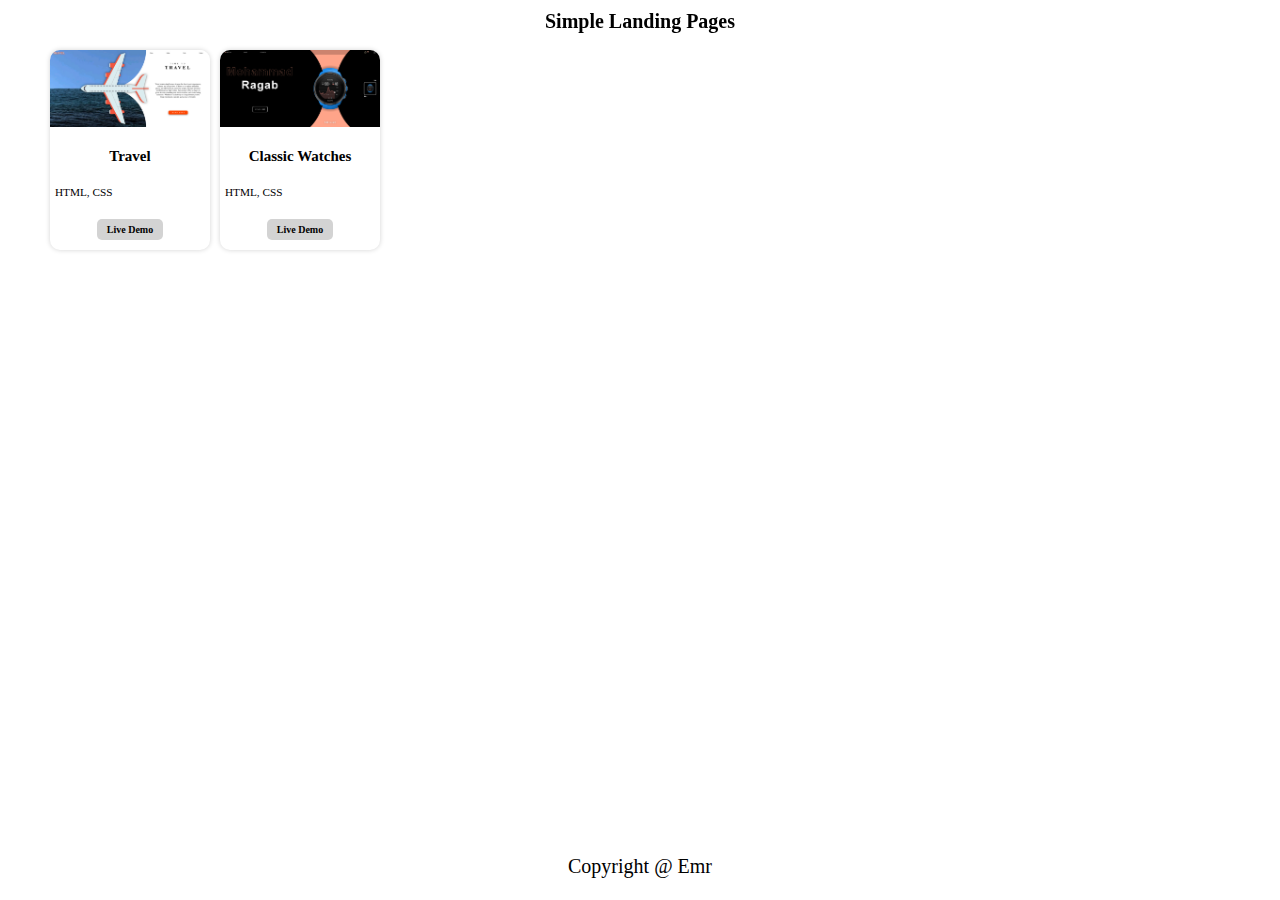
<file: index.html>
<!DOCTYPE html>
<html lang="en">
  <head>
    <meta charset="UTF-8" />
    <meta name="viewport" content="width=device-width, initial-scale=1.0" />
    <title>Simple Landing Pages</title>

    <link rel="stylesheet" href="styles.css" />
  </head>
  <body>
    <header>
      <h1>Simple Landing Pages</h1>
    </header>

    <main>
      <div class="card">
        <img src="./01]Travel/assets/preview.png" alt="Preview" />
        <h2>Travel</h2>
        <p>HTML, CSS</p>
        <a target="_blank" href="./01]Travel/index.html">Live Demo</a>
      </div>

      <div class="card">
        <img src="./02]Classic_Watches/assets/preview.png" alt="Preview" />
        <h2>Classic Watches</h2>
        <p>HTML, CSS</p>
        <a target="_blank" href="./02]Classic_Watches/index.html">Live Demo</a>
      </div>
    </main>

    <footer>Copyright @ Emr</footer>
  </body>
</html>
</file>
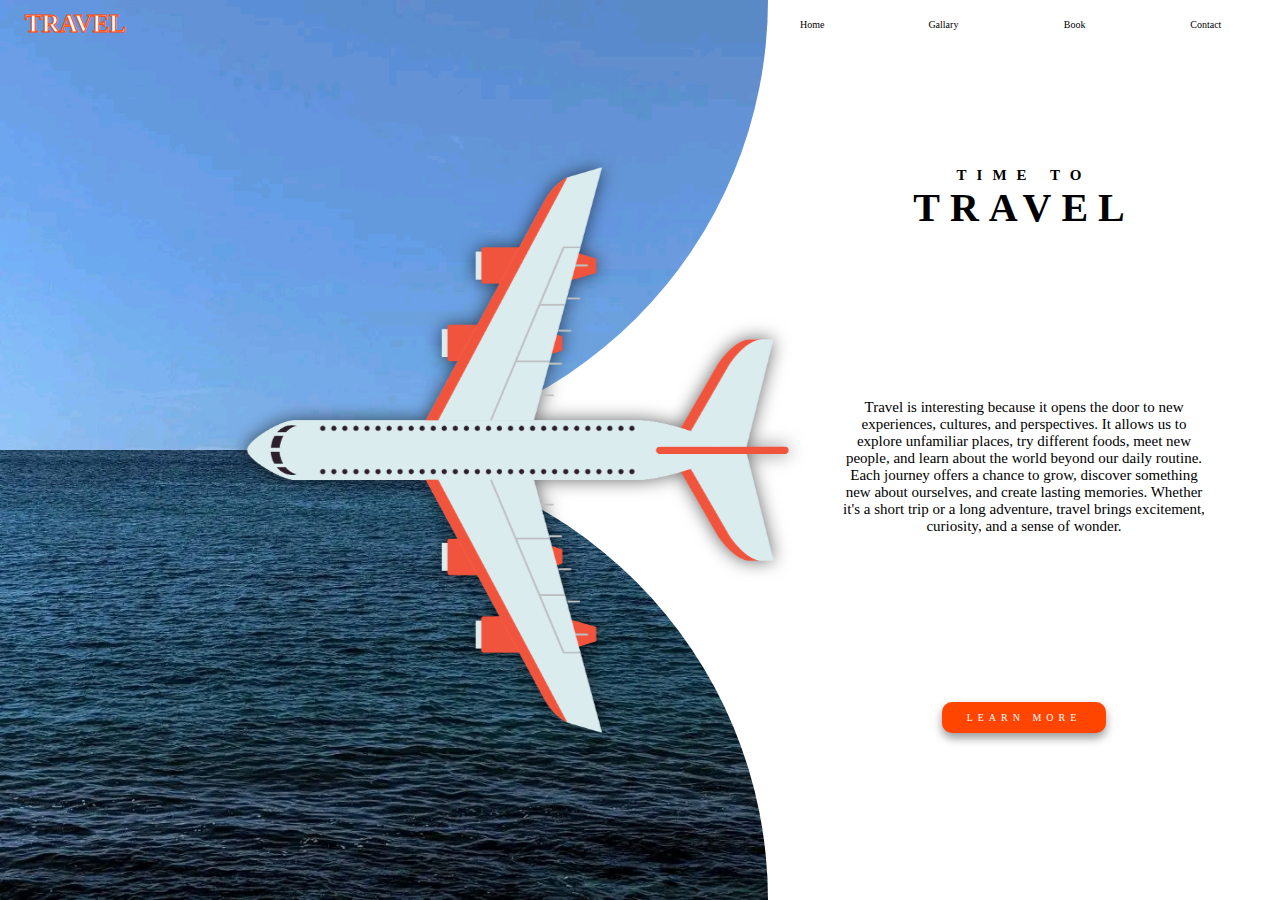
<file: 01]Travel/index.html>
<!DOCTYPE html>
<html lang="en">
  <head>
    <meta charset="UTF-8" />
    <meta http-equiv="X-UA-Compatible" content="IE=Edge" />
    <meta name="viewport" content="width=device-width, initial-scale=1" />

    <title>Travel</title>

    <link rel="stylesheet" href="style.css" />
  </head>

  <body>
    <header>
      <h1>TRAVEL</h1>
      <div class="menu">
        <input type="checkbox" />
      </div>
      <nav>
        <ul>
          <li style="--right: 125px; --top: 20px">Home</li>
          <li style="--right: 250px; --top: 75px">Gallary</li>
          <li style="--right: 125px; --top: 130px">Book</li>
          <li style="--right: 0px; --top: 75px">Contact</li>
        </ul>
      </nav>
    </header>

    <main>
      <div class="main-image">
        <img src="assets/plane.png" alt="plane" />
      </div>

      <div class="main-content">
        <h2>TIME TO<br /><span>TRAVEL</span></h2>

        <p>
          Travel is interesting because it opens the door to new experiences,
          cultures, and perspectives. It allows us to explore unfamiliar places,
          try different foods, meet new people, and learn about the world beyond
          our daily routine. Each journey offers a chance to grow, discover
          something new about ourselves, and create lasting memories. Whether
          it's a short trip or a long adventure, travel brings excitement,
          curiosity, and a sense of wonder.
        </p>

        <a href="">Learn more</a>
      </div>
    </main>
  </body>
</html>
</file>
<file: styles.css>
* {
  padding: 0;
  margin: 0;
  box-sizing: border-box;
}

html {
  width: 100%;
  font-size: 10px;
  scroll-padding-top: 5rem;
}

body {
  width: 100%;
  max-width: 1200px;
  position: relative;
  margin: 0 auto;
}

header {
  position: fixed;
  top: 0;
  left: 0;
  right: 0;

  -webkit-backdrop-filter: blur(5rem);
  backdrop-filter: blur(5rem);

  h1 {
    width: 100%;
    text-align: center;
    padding: 1rem 0;
    height: 5vh;
  }
}

main {
  min-height: 95vh;
  display: grid;
  gap: 1rem;
  padding: 1rem;
  grid-template-columns: repeat(3, 1fr);
  padding-top: 5rem;
  

  .card {
    display: flex;
    flex-direction: column;
    align-items: center;
    justify-content: space-between;
    border-radius: 1rem;
    overflow: hidden;
    box-shadow: 0 0 0.5rem lightgray;
    height: 20rem;
    padding-bottom: 1rem;

    img {
      width: 100%;
    }

    h2 {
      text-align: center;
      font-size: 1.5rem;
    }

    p {
        font-size: 1.125rem;
        margin-left: 1rem;
        width: 100%;
    }

    a {
        text-decoration: none;
        color: #000;
        padding: 0.5rem 1rem;
        background-color: lightgray;
        border-radius: 0.5rem;
        font-weight: bold;
        transition: 0.25s;

        &:hover {
            letter-spacing: 0.25rem;
        }
    }
  }
}

footer {
  position: absolute;
  left: 0;
  right: 0;
  text-align: center;
  font-size: 2rem;
  height: 5vh;
}

@media (min-width: 768px) {
  main {
    grid-template-columns: repeat(5, 1fr);
  }
}

@media (min-width: 992px) {
  main {
    grid-template-columns: repeat(7, 1fr);
  }
}
</file>
<file: 01]Travel/style.css>
* {
  margin: 0;
  padding: 0;
  box-sizing: border-box;
}

:root {
  font-size: 10px;
  font-family: "Times New Roman", Times, serif;
}

::-webkit-scrollbar {
  width: 0;
  height: 0;
  display: none; /* Optional, but ensures complete hiding */
}

html,
body {
  width: 100%;
  min-height: 100vh;
  scrollbar-width: none;
  -ms-overflow-style: none;
}

header {
  position: absolute;
  width: 100%;
  display: flex;
  align-items: center;
  justify-content: space-between;
  padding: 1rem 2.5rem;
  z-index: 99;

  h1 {
    -webkit-text-stroke: 1px orangered;
    color: #fff;
    font-size: 2.5rem;
  }

  nav {
    display: flex;
    position: absolute;
    left: 0;
    top: 100%;
    width: 100%;

    ul {
      display: flex;
      align-items: center;
      justify-content: space-between;
      list-style-type: none;
      flex-flow: column;
      width: 100%;
      height: 0;
      overflow: hidden;
      background-color: #0009;
      color: #fff;

      li {
        width: 100%;
        text-align: center;
        padding: 0.5rem 0;
        cursor: pointer;
        transition: 0.25s;

        &:hover {
          background-color: orangered;
          color: white;
          font-weight: 900;
        }
      }
    }
  }

  .menu {
    position: relative;
    align-self: end;
    display: block;
    width: 2.5rem;
    height: 2.5rem;
    background: url(assets/burger-bar.png) no-repeat;
    background-size: cover;

    input {
      position: absolute;
      inset: 0;
      opacity: 0;
      cursor: pointer;
    }

    &:has(input:checked) {
      background: url(assets/close.png) no-repeat;
      background-size: cover;
      filter: invert(1) sepia(1) saturate(10000%) hue-rotate(280deg);
    }
  }

  &:has(input:checked) nav ul {
    height: auto;
  }
}

main {
  display: block;
  height: 100vh;
  overflow-y: scroll;
  scroll-snap-type: y mandatory;

  .main-image {
    position: relative;
    scroll-snap-align: start;
    height: 100vh;
    width: 100%;

    img {
      position: absolute;
      top: 50%;
      left: 25%;
      width: 75%;
      transform: translateY(-50%) rotate(-90deg);
      z-index: 9;
      filter: drop-shadow(0 0 9px #0009);
    }

    &::after,
    &::before {
      content: "";
      position: absolute;
      width: 100%;
      height: 50%;
      left: 0;
      background-color: #aeddff;
      background: url(assets/bg.jpg) no-repeat;
      background-size: cover;
    }

    &::after {
      bottom: 0;
      background-position: bottom;
      border-radius: 0 50vh 0 0;
    }

    &::before {
      top: 0;
      background-position: top;
      border-radius: 0 0 50vh 0;
    }
  }

  .main-content {
    scroll-snap-align: start;
    height: 100vh;
    width: 100%;

    display: flex;
    flex-flow: column;
    align-items: center;
    justify-content: space-evenly;

    h2 {
      text-align: center;
      letter-spacing: 1rem;
      span {
        font-size: 4rem;
      }
    }

    p {
      text-align: center;
      margin: 0 7.5rem;
      font-size: 1.5rem;
    }

    a {
      padding: 10px 25px;
      border-radius: 10px;
      background-color: orangered;
      color: #fff;
      text-decoration: none;
      text-transform: uppercase;
      letter-spacing: 5px;
      box-shadow: 0 5px 10px #0006;
      cursor: pointer;
      transition: 0.25s;

      &:hover {
        box-shadow: 0 2.5px 5px #0003;
      }
    }
  }
}

@media (min-width: 768px) {
  header {
    nav {
      display: block;
      position: relative;
      left: unset;
      top: unset;
      width: 40%;

      ul {
        flex-flow: row;
        height: auto;
        background-color: unset;
        color: #000;

        li {
          width: 20%;
          border-radius: 1rem;
        }
      }
    }

    .menu {
      display: none;
    }
  }

  main {
    position: relative;
    display: flex;
    width: 100%;

    .main-image {
      width: 60%;

      img {
        left: 30%;
      }
    }

    .main-content {
      width: 40%;
    }
  }
}
</file>
